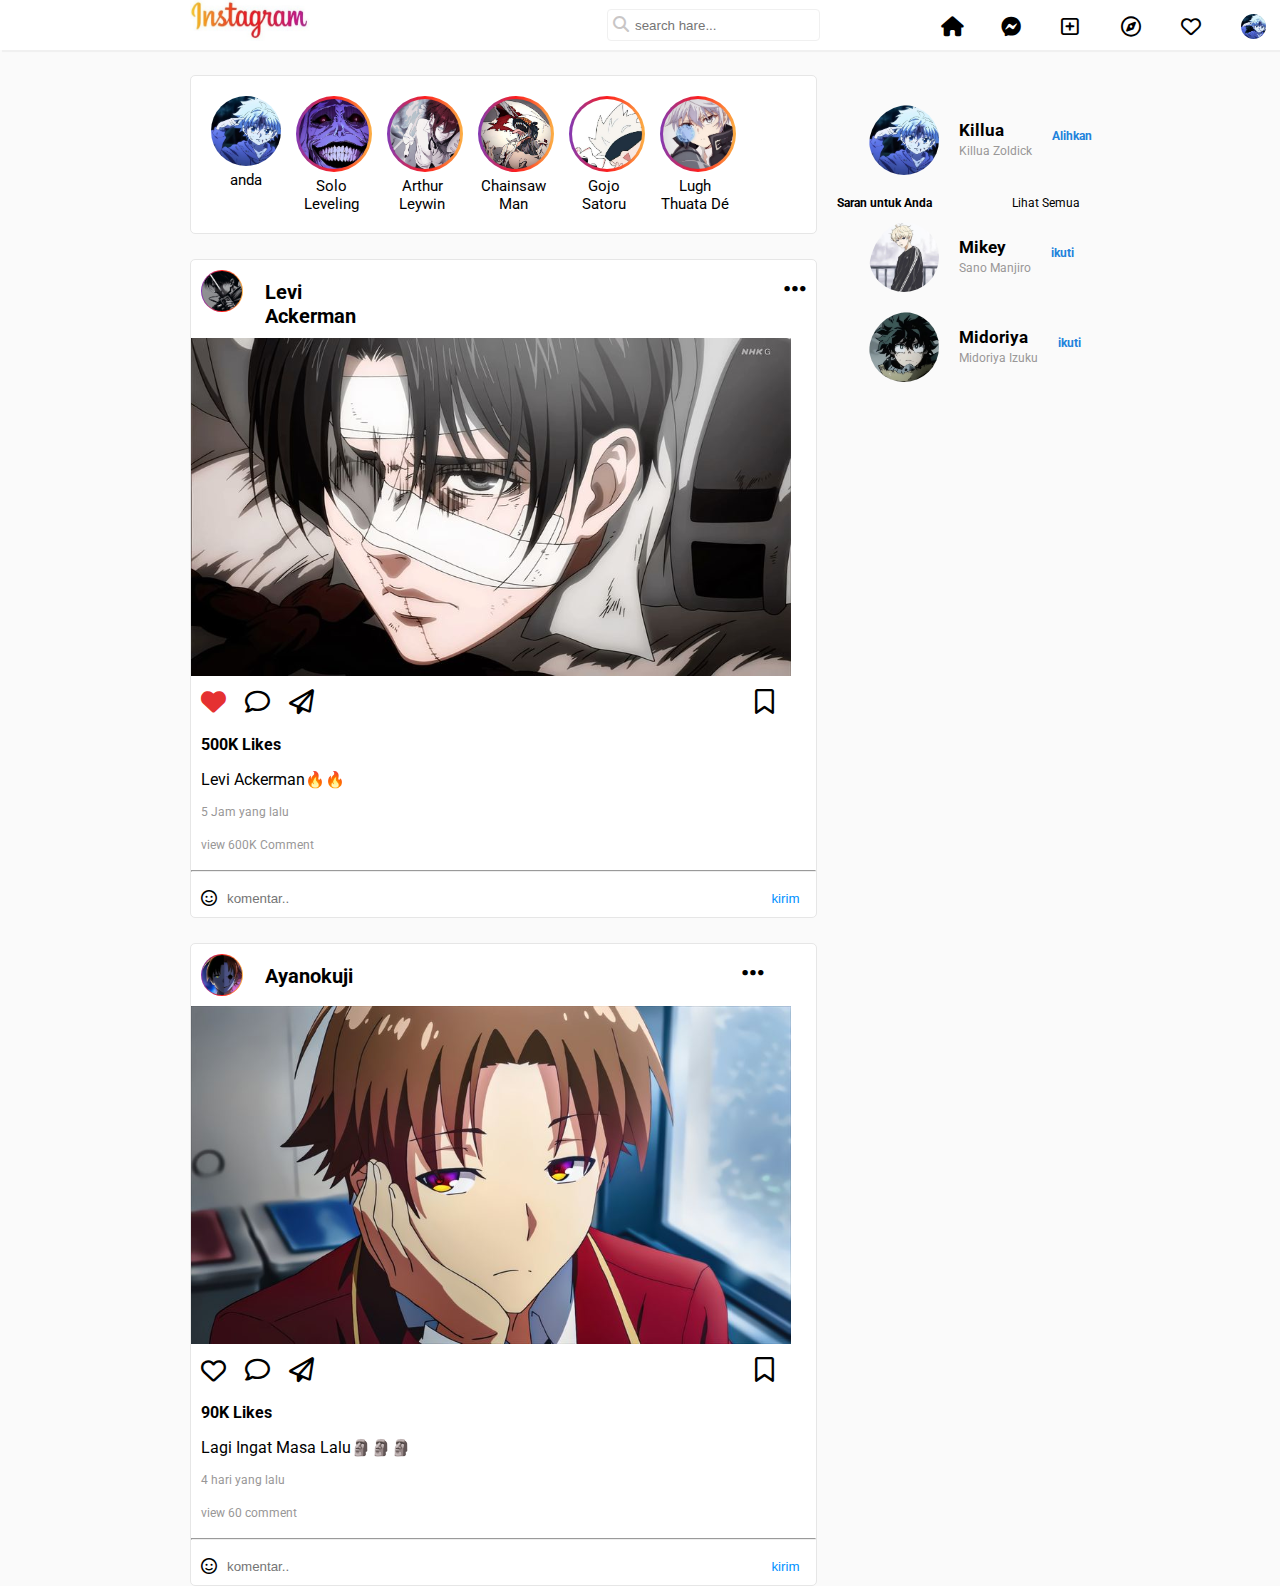
<file: halaman ig/index.html>
<!DOCTYPE html>
<html lang="en">
<head>
    <meta charset="UTF-8">
    <meta name="viewport" content="width=device-width, initial-scale=1.0">
    <title>Halaman instagram</title>
    <link rel="stylesheet" href="https://cdnjs.cloudflare.com/ajax/libs/font-awesome/6.6.0/css/all.min.css">
    <link rel="stylesheet" href="style.css">
</head>
<body>
    <!-- bagian navbar -->
    <div class="header">
        <div class="container">
            <div class="flex">
                <div class="col-1">
                    <div class="flex">
                        <img src="Gambar WhatsApp 2024-09-19 pukul 11.59.07_95edba80.jpg" width="120px" alt="logo instagram">
                        <div class="input-wrapper">
                            <div class="search">
                                 <i class="fa-solid fa-magnifying-glass"></i>                        
                                 <input type="search" class="input-search" placeholder="search hare...">
                            </div>
                        </div>
                    </div>
                </div>
                <div class="col-2">
                    <div class="menu-wrapper">
                        <div class="menu">
                            <a href="#" class="menu-link"><i class="fa-solid fa-lg fa-house" style="color: #000000;"></i></a>
                            <a href="index3.html" class='menu-link'><i class="fa-brands fa-lg fa-facebook-messenger" style="color: #000000;"></i></a>
                            <a href="#" class="menu-link"><i class="fa-regular fa-lg fa-square-plus" style="color: #000000;"></i></a>
                            <a href="#" class="menu-link"><i class="fa-regular fa-lg fa-compass" style="color: #000000;"></i></a>
                            <a href="index2.html" class='menu-link'><i class="fa-regular fa-lg fa-heart" style="color: #000000;"></i></a>
                            <div class="img-circles">
                            <img src="pppp.jpg" class="img-avatar" alt="">
                            </div>
                        </div>
                    </div>
                </div>
            </div>
        </div>
    </div>
    <!-- bagian story -->
    <div class="container flex">
                <div class="col-1">
                    <div class="card">
                        <div class="flex">
                            <div class="story">
                                 <div class="img-circle-gradient-p">
                                     <div class="img-circle-story">
                                        <img src="pppp.jpg" class="img-story" alt="">
                                    </div>
                                 </div>
                                <div class="name-story-wrapper">
                                    <div class="name-story">anda</div>
                                </div>
                            </div>
                            <div class="story">
                                <div class="img-circle-gradient">
                                     <div class="img-circle-story">
                                        <img src="foto1.jpg" class="img-story" alt="">
                                     </div>
                                </div>
                                <div class="name-story-wrapper">
                                     <div class="name-story">Solo Leveling</div>
                                </div>
                            </div>
                            <div class="story">
                                <div class="img-circle-gradient">
                                    <div class="img-circle-story">
                                        <img src="foto2.jpg" class="img-story" alt="">
                                    </div>
                                </div>
                                 <div class="name-story-wrapper">
                                    <div class="name-story">Arthur Leywin</div>
                                 </div>
                            </div>
                            <div class="story">
                                 <div class="img-circle-gradient">
                                     <div class="img-circle-story">
                                        <img src="foto3.jpg" class="img-story" alt="">
                                    </div>
                                 </div>
                                <div class="name-story-wrapper">
                                    <div class="name-story">Chainsaw Man</div>
                                </div>
                            </div>
                            <div class="story">
                                <div class="img-circle-gradient">
                                     <div class="img-circle-story">
                                        <img src="foto4.jpg" class="img-story" alt="">
                                     </div>
                                </div>
                                <div class="name-story-wrapper">
                                     <div class="name-story">Gojo Satoru</div>
                                </div>
                            </div>
                            <div class="story">
                                <div class="img-circle-gradient">
                                    <div class="img-circle-story">
                                        <img src="foto5.jpg" class="img-story" alt="">
                                    </div>
                                </div>
                                 <div class="name-story-wrapper">
                                    <div class="name-story">Lugh Thuata Dé</div>
                                 </div>
                            </div>
                        </div>
                     </div>

                <div class="card-post">  
                    <div class="head-post flex">                
                        <div class="avtar-post flex">
                            <div class="img-circle-gradient-post">
                                <div class="img-circle-post">
                                     <img src="foto7.jpg" class="img-avatar-post" alt="">
                                </div>
                            </div>
                            <b class="title-avatar-post">Levi Ackerman</b>
                        </div>
                         <div class="menu-post">
                            <i class="fa-solid fa-ellipsis" style="color: #000000;"></i>
                         </div>
                    </div>
                    <div class="img-post-wrapper">
                        <img src="post2.jpg" class="img-post" alt="AOT">
                    </div>
                    <div class="flex">
                        <div class="icon-action">
                            <i class="fa-solid fa-heart" style="color: #e53131;"></i>
                            <i class="fa-regular fa-comment" style="color: #000000;"></i>
                            <i class="fa-regular fa-paper-plane" style="color: #000000;"></i>
                        </div>
                        <div class="bookmark-icon">
                            <i class="fa-regular fa-bookmark" style="color: #000000;"></i>
                        </div>
                    </div>
                    <div class="like">
                        <b>500K Likes</b>
                        <p style="color: rgb(14, 14, 116);"> <b style="color: #000000; font-weight: 400;">Levi Ackerman🔥🔥</p>
                        <div class="text-mute">5 Jam yang lalu</div>
                        <div class="text-mute1">view 600K Comment</div>
                    </div>
                    <hr class="line">
                    <div class="comment flex">
                        <i class="fa-regular fa-face-smile" style="color: #000000;"></i>
                        <input type="text" class="input-comment" placeholder="komentar..">
                        <button class="btn-comment">kirim</button>
                    </div>
                </div>
                <div class="card-post">  
                    <div class="head-post flex">                
                        <div class="avtar-post flex">
                            <div class="img-circle-gradient-post">
                                <div class="img-circle-post">
                                     <img src="foto8.jpg" class="img-avatar-post" alt="">
                                </div>
                            </div>
                            <b class="title-avatar-post">Ayanokuji</b>
                        </div>
                         <div class="menu-post">
                            <i class="fa-solid fa-ellipsis" style="color: #000000;"></i>
                         </div>
                    </div>
                    <div class="img-post-wrapper">
                        <img src="post1.jpg" class="img-post" alt="motor vario">
                    </div>
                    <div class="flex">
                        <div class="icon-action">
                            <i class="fa-regular fa-lg fa-heart" style="color: #000000;"></i>
                            <i class="fa-regular fa-comment" style="color: #000000;"></i>
                            <i class="fa-regular fa-paper-plane" style="color: #000000;"></i>
                        </div>
                        <div class="bookmark-icon">
                            <i class="fa-regular fa-bookmark" style="color: #000000;"></i>
                        </div>
                    </div>
                    <div class="like">
                        <b>90K Likes</b>
                        <p style="color: rgb(14, 14, 116);"> <b style="color: #000000; font-weight: 400;">Lagi Ingat Masa Lalu🗿🗿🗿</p>
                        <div class="text-mute">4 hari yang lalu</div>
                        <div class="text-mute1">view 60 comment</div>
                    </div>
                      <hr class="line">
                    <div class="comment flex">
                        <i class="fa-regular fa-face-smile" style="color: #000000;"></i>
                        <input type="text" class="input-comment" placeholder="komentar..">
                        <button class="btn-comment">kirim</button>
                    </div>
                </div>
            </div>
            <!-- selesai -->
            <div class="col-2"></div>
                <div class="wrapper-side-user">
                    <div class="flex">                      
                            <div class="img-circle-user-side">
                                <img src="pppp.jpg" class="img-avatar-user-side" alt="">
                            </div>  
                            <div class="wrapper-title-side-user">  
                                <div class="title">
                                    <b class="title-avatar-side-user">Killua</b><br>
                                    <span class="user-name">Killua Zoldick</span>
                                </div>
                            </div>
                            <div class="link-user-wrapper">
                                <a href="#" class="link-user"><b>Alihkan</b></a>
                            </div>
                    </div>
                    <div class="flex mt-20">
                        <p class="text-saran"><b>Saran untuk Anda</b></p>
                        <a href="#" class="link-lihat">Lihat Semua</a>
                    </div>
                    <div class="flex">                      
                        <div class="img-circle-user-side">
                            <img src="foto9.jpg" class="img-avatar-user-side" alt="">
                        </div>  
                        <div class="wrapper-title-side-user">  
                            <div class="title">
                                <b class="title-avatar-side-user">Mikey</b><br>
                                <span class="user-name">Sano Manjiro</span>
                            </div>
                        </div>
                        <div class="link-user-wrapper">
                            <a href="#" class="link-user"><b>ikuti</b></a>
                        </div>
                    </div>
                    <div class="divide"></div>
                    <div class="flex">                      
                        <div class="img-circle-user-side">
                            <img src="foto10.jpg" class="img-avatar-user-side" alt="">
                        </div>  
                        <div class="wrapper-title-side-user">  
                            <div class="title">
                                <b class="title-avatar-side-user">Midoriya</b><br>
                                <span class="user-name">Midoriya Izuku</span>
                            </div>
                        </div>
                        <div class="link-user-wrapper">
                            <a href="#" class="link-user"><b>ikuti</b></a>
                        </div>
                    </div>
                </div>
            </div>
    </div>
    
</body>
</html>
</file>
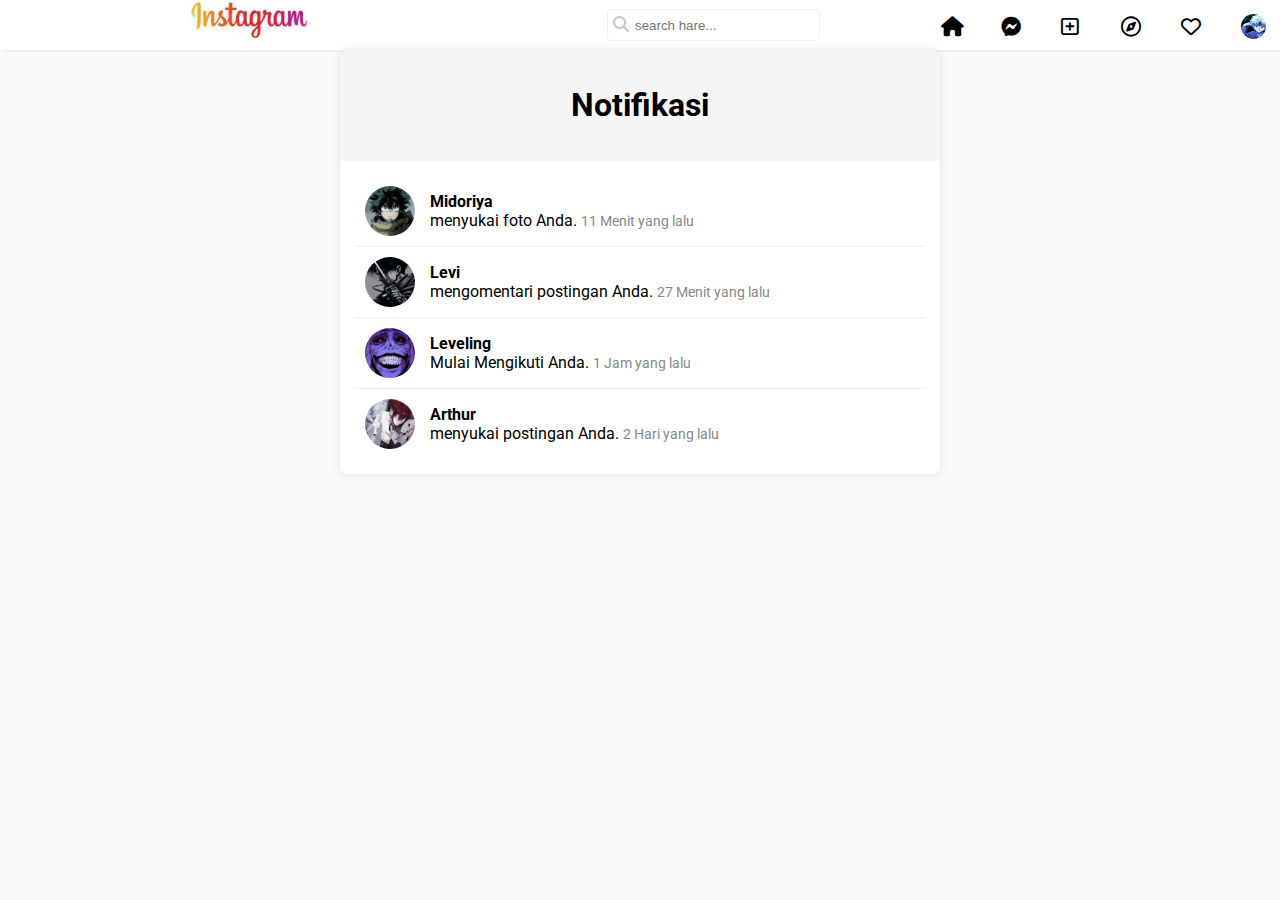
<file: halaman ig/index2.html>
<!DOCTYPE html>
<html lang="id">
<head>
    <meta charset="UTF-8">
    <meta name="viewport" content="width=device-width, initial-scale=1.0">
    <link rel="stylesheet" href="https://cdnjs.cloudflare.com/ajax/libs/font-awesome/6.6.0/css/all.min.css">
    <link rel="stylesheet" href="style2.css">
    <link rel="stylesheet" href="style.css">
    <title>Notifikasi Instagram</title>
</head>
<body>
    <div class="header">
        <div class="container">
            <div class="flex">
                <div class="col-1">
                    <div class="flex">
                        <img src="Gambar WhatsApp 2024-09-19 pukul 11.59.07_95edba80.jpg" width="120px" alt="logo instagram">
                        <div class="input-wrapper">
                            <div class="search">
                                 <i class="fa-solid fa-magnifying-glass"></i>                        
                                 <input type="search" class="input-search" placeholder="search hare...">
                            </div>
                        </div>
                    </div>
                </div>
                <div class="col-2">
                    <div class="menu-wrapper">
                        <div class="menu">
                            <a class='menu-link' href='index.html'><i class="fa-solid fa-lg fa-house" style="color: #000000;"></i></a>
                            <a href="index3.html" class="menu-link"><i class="fa-brands fa-lg fa-facebook-messenger" style="color: #000000;"></i></a>
                            <a href="#" class="menu-link"><i class="fa-regular fa-lg fa-square-plus" style="color: #000000;"></i></a>
                            <a href="#" class="menu-link"><i class="fa-regular fa-lg fa-compass" style="color: #000000;"></i></a>
                            <a href="index3.html" class="menu-link"><i class="fa-regular fa-lg fa-heart" style="color: #000000;"></i></a>
                            <div class="img-circles">
                            <img src="pppp.jpg" class="img-avatar" alt="">
                            </div>
                        </div>
                    </div>
                </div>
            </div>
        </div>
    </div>
    <div class="container1">
        <header>
            <h1>Notifikasi</h1>
        </header>
        <div class="notification">
            <div class="notification-item">
                <img src="foto10.jpg" alt="Profil" class="profile-pic">
                <div class="notification-content">
                    <strong>Midoriya</strong> menyukai foto Anda.
                    <span class="time">11 Menit yang lalu</span>
                </div>
            </div>
            <div class="notification-item">
                <img src="foto7.jpg" alt="Profil" class="profile-pic">
                <div class="notification-content">
                    <strong>Levi</strong> mengomentari postingan Anda.
                    <span class="time">27 Menit yang lalu</span>
                </div>
            </div>
            <div class="notification-item">
                <img src="foto1.jpg" alt="Profil" class="profile-pic">
                <div class="notification-content">
                    <strong>Leveling</strong> Mulai Mengikuti Anda.
                    <span class="time">1 Jam yang lalu</span>
                </div>
            </div>
            <div class="notification-item">
                <img src="foto2.jpg" alt="Profil" class="profile-pic">
                <div class="notification-content">
                    <strong>Arthur</strong> menyukai postingan Anda.
                    <span class="time">2 Hari yang lalu</span>
                </div>
            </div>
        </div>
    </div>
</body>
</html>
</file>
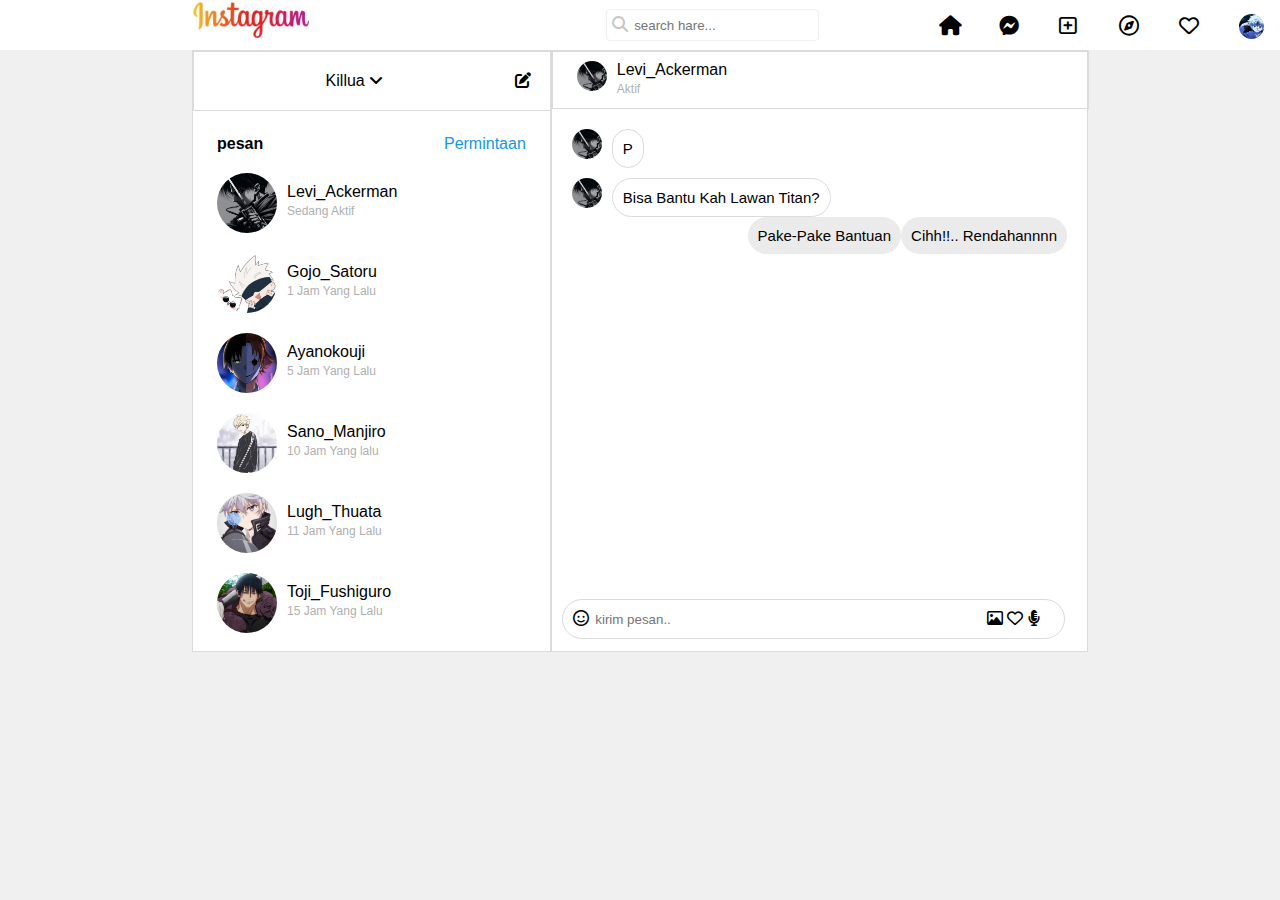
<file: halaman ig/index3.html>
<!DOCTYPE html>
<html lang="en">
<head>
    <meta charset="UTF-8">
    <meta name="viewport" content="width=device-width, initial-scale=1.0">
    <title>Messenger</title>
    <link rel="stylesheet" href="https://cdnjs.cloudflare.com/ajax/libs/font-awesome/6.6.0/css/all.min.css">
    <link rel="stylesheet" href="style.css">
    <link rel="stylesheet" href="style2.css">
    <link rel="stylesheet" href="style3.css">
</head>
<body>
    <div class="header">
        <div class="container">
            <div class="flex">
                <div class="col-1">
                    <div class="flex">
                        <img src="Gambar WhatsApp 2024-09-19 pukul 11.59.07_95edba80.jpg" width="120px" alt="logo instagram">
                        <div class="input-wrapper">
                            <div class="search">
                                 <i class="fa-solid fa-magnifying-glass"></i>                        
                                 <input type="search" class="input-search" placeholder="search hare...">
                            </div>
                        </div>
                    </div>
                </div>
                <div class="col-2">
                    <div class="menu-wrapper">
                        <div class="menu">
                            <a href="index.html" class="menu-link"><i class="fa-solid fa-lg fa-house" style="color: #000000;"></i></a>
                            <a href="index3.html" class="menu-link"><i class="fa-brands fa-lg fa-facebook-messenger" style="color: #000000;"></i></a>
                            <a href="#" class="menu-link"><i class="fa-regular fa-lg fa-square-plus" style="color: #000000;"></i></a>
                            <a href="#" class="menu-link"><i class="fa-regular fa-lg fa-compass" style="color: #000000;"></i></a>
                            <a href="index2.html" class="menu-link"><i class="fa-regular fa-lg fa-heart" style="color: #000000;"></i></a>
                            <div class="img-circles">
                            <img src="pppp.jpg" class="img-avatar" alt="">
                            </div>
                        </div>
                    </div>
                </div>
            </div>
        </div>
    </div>
    <!-- isi -->
    <div class="container">
        <div class="main">
            <div class="col-user">
                <div class="head-user">
                    Killua
        <i class="fas fa-angle-down"></i>
        <i class="fas fa-edit edit"></i>
        </div>
        <div class="conten-user">
            <span><b>pesan</b></span>
            <span class="text-blue float-right"> Permintaan</span>
        
            <div class="user-chet flex">
                <div class="img-wrapper-sircel">
                    <img src="foto7.jpg" width="60px" class="img-sircel" alt="">
                </div>
                <div class="text-chet-user">
        <span class="chet-username">Levi_Ackerman</span><br>
        <span class="chet-time">Sedang Aktif</span>
                </div>
            </div>
            <div class="user-chet flex">
                <div class="img-wrapper-sircel">
                    <img src="foto4.jpg" width="60px" class="img-sircel" alt="">
                </div>
                <div class="text-chet-user">
        <span class="chet-username">Gojo_Satoru</span><br>
        <span class="chet-time">1 Jam Yang Lalu</span>
                </div>
            </div>
            <div class="user-chet flex">
                <div class="img-wrapper-sircel">
                    <img src="foto8.jpg" width="60px" class="img-sircel" alt="">
                </div>
                <div class="text-chet-user">
        <span class="chet-username">Ayanokouji</span><br>
        <span class="chet-time">5 Jam Yang Lalu</span>
                </div>
            </div>
            <div class="user-chet flex">
                <div class="img-wrapper-sircel">
                    <img src="foto9.jpg" width="60px" class="img-sircel" alt="">
                </div>
                <div class="text-chet-user">
        <span class="chet-username">Sano_Manjiro</span><br>
        <span class="chet-time">10 Jam Yang lalu</span>
                </div>
            </div>
            <div class="user-chet flex">
                <div class="img-wrapper-sircel">
                    <img src="foto5.jpg" width="60px" class="img-sircel" alt="">
                </div>
                <div class="text-chet-user">
        <span class="chet-username">Lugh_Thuata</span><br>
        <span class="chet-time">11 Jam Yang Lalu</span>
                </div>
            </div>
            <div class="user-chet flex">
                <div class="img-wrapper-sircel">
                    <img src="foto6.jpg" width="60px" class="img-sircel" alt="">
                </div>
                <div class="text-chet-user">
        <span class="chet-username">Toji_Fushiguro</span><br>
        <span class="chet-time">15 Jam Yang Lalu</span>
                </div>
            </div>
            <div class="user-chet flex">
                <div class="img-wrapper-sircel">
                    <img src="foto1.jpg" width="60px" class="img-sircel" alt="">
                </div>
                <div class="text-chet-user">
        <span class="chet-username">Sung_Jinwoo</span><br>
        <span class="chet-time">20 Jam Yang Lalu</span>
                </div>
            </div>
        </div>
        </div>  
        <div class="col-chet">
        <div class="head-chet flex">
            <div class="conten-head-chet">
                <div class="img-wrapper-sircel-chet">
                    <img src="foto7.jpg" width="40px" class="img-sircel-chet" alt="">
                </div>
            </div>
            <div class="text-header-chet">
                <span class="username">Levi_Ackerman</span><br>
                <span class="chet-time">Aktif</span>
            </div>
            </div>
        
            <div class="conten-chet">
                <div class="flex">
                    <div class="img-wrapper-sircel-chet">
                        <img src="foto7.jpg" 
                        width="40px" class="img-sircel-chet" alt="">
                    </div>
                    <div class="chet">
                        P
                    </div>
            </div>
                <div class="flex mt-10">
                    <div class="img-wrapper-sircel-chet">
                        <img src="foto7.jpg" 
                        width="40px" class="img-sircel-chet" alt="">
                    </div>
                    <div class="chet">
                        Bisa Bantu Kah Lawan Titan?
                    </div>
            </div>
            <div class="chet-riplay-rapper">
                <div class="chet-replay">
                    Cihh!!.. Rendahannnn
                </div>
            </div>
            <div class="chet-riplay-rapper">
                <div class="chet-replay">
                    Pake-Pake Bantuan
                </div>
            </div>
        </div>
        
        <div class="input-chet">
            <i class="far fa-smile"></i>
            <input type="text" class="input-oi" placeholder="kirim pesan..">
            <i class="far fa-image"></i>
            <i class="far fa-heart"></i>
            <i class="fas fa-microphone-alt"></i>
        </div>
        </div>        
        </div>
        </div>
        </body>
</body>
</html>
</file>
<file: halaman ig/style.css>
@import url('https://fonts.googleapis.com/css2?family=Roboto:ital,wght@0,100;0,300;0,400;0,500;0,700;0,900;1,100;1,300;1,400;1,500;1,700;1,900&display=swap');
body {
    margin: 0;
    padding: 0;
    background-color: #fafafa;
    font-family: "Roboto", sans-serif;
}
.container {
    width: 900px;
    margin: 0 auto;
}
.header {
    background-color: white;
    width: 100%;
    height: 50px;
    box-shadow: 2px 2px 1px #f0f0f0;
}
.col-1 {
    width: 70%;
}
.col-2 {
    width: 30%;
}
.flex {
    display: flex;
}
.input-wrapper {
    width: 100%;
    margin-top: -6px;
}
.search {
    float: right;
    border: 1px solid #f0f0f0;
    padding: 5px;
    height: 20px;
    margin-top: 15px;
    border-radius: 4px;
}
.search i {
    color: #c9c6c6;
}
.input-search {
    height: 20px;
    /* padding: 12px; */
    border: 0px solid transparent;
}
.search input:focus {
    outline: none;
    border: 1px solid transparent;
}
.menu-wrapper {
    width: 100%;
    margin-left: 11rem;
}
.menu {
    float: right;
    margin-top: 20px;
    display: flex;
}
.menu-link {
    width: 20px !important;
    height: 20px;
    margin-left: 40px;
    margin-top: -3px;
}
.img-circles {
    width: 25px;
    height: 25px;
    overflow: hidden;
    border-radius: 50%;
    margin-left: 40px;
    border-bottom: 10px;
    margin-top: -6px;
}
.img-avatar {
    width: 30px;
}
.card {
    max-width: 100%;
    background-color: white;
    border: 1px solid #e6e6e6;
    margin-top: 25px;
    border-radius: 5px;
    padding: 20px;
    margin-bottom: 15px;
}
.img-circle-gradient {
    width: 70px;
    height: 70px;
    border-radius: 50%;
    padding: 3px;
    background: rgb(131,58,180);
    background: linear-gradient(90deg,
    rgba(131,58,180,1) 0%,
    rgba(253,29,29,1) 50%,
    rgba(252,176,69,1) 100%);
}
.story {
    margin-right: 15px;
}
.img-circle-story {
    max-width: 70px;
    max-height: 70px;
    border-radius: 50%;
    overflow: hidden;
}
.img-story {
    max-width: 80px;
}
.name-story-wrapper {
    width: 70px;
    text-align: center;
}
.name-story {
    font-size: 15px;
    margin-top: 5px;
}
.img-circle-gradient-post {
    width: 40px;
    height: 40px;
    border-radius: 50%;
    padding: 1px;
    background: rgb(131,58,180);
    background: linear-gradient(90deg,
     rgba(131,58,180,1) 0%,
     rgba(253,29,29,1) 50%,
     rgba(252,176,69,1) 100%);
}
.avatar-post {
    width: 70%;
}
.menu-post {
    width: 68%;
    text-align: right;
    margin-top: 5px;
    font-size: 25px;
}
.img-circle-post {
    max-width: 40px;
    max-height: 40px;
    border-radius: 50%;
    overflow: hidden;
}
.img-avatar-post {
    max-width: 45px;
}
.title-avatar-post {
    font-size: 20px;
    margin-top: 10px;
    margin-left: 22px;
}
.img-post-wrapper {
    max-width: 600px;
    max-height: 600px;
    overflow: hidden;
}
.img-post {
    width: 100%;
}
.head-post {
    padding: 10px;
}
.card-post {
    max-width: 100%;
    background-color: white;
    border: 1px solid #e6e6e6;
    margin-top: 25px;
    border-radius: 5px;
}
.icon-action {
    margin: 10px;
}
.icon-action i {
    margin-right: 15px;
    font-size: 25px;
}
.bookmark-icon {
    width: 10px;
    margin-top: 8px;
    text-align: center;
    margin-left: 26rem;
    font-size: 25px;
}
.like {
    padding: 10px;
}
.text-mute {
    color: #999797;
    font-size: 12px;
    margin-top: 12px;
}
.text-mute1 {
    color: #999797;
    font-size: 12px;
    margin-top: 19px;
}
.comment {
    padding: 10px;
}
.input-comment {
    border: 0px solid #f0f0f0;
    margin-left: 8px;
    width: 100%;
}
.input-comment:focus {
    outline: none;
    border: 1px solid transparent;
}
.btn-comment {
    border: 0px solid transparent;
    color: rgb(0, 145, 255);
    background: transparent;
    cursor: pointer;
}
.line {
    background-color: #999797;
}
/* bagian 2*/
.wrapper-side-user {
    margin-top: 55px;
    margin-left: 20px;
}
.img-circle-user-side {
    max-width: 70px;
    max-height: 70px;
    border-radius: 50%;
    overflow: hidden;
    margin-left: 2rem;
}
.img-avatar-user-side {
    border-radius: 50%;
    max-width: 80px;
}
.wrapper-title-side-user {
    margin-left: 20px;
    margin-top: 15px;
}
.title-avatar-side-user {
    font-size: 17px;
}
.user-name {
    color: #999797;
    font-size: 12px;
}
.link-user-wrapper {
    width: 0%;
    text-align: right;
    margin-top: 20px;
    margin-left: 20px;
}
.link-user {
    font-size: 12px;
    text-decoration: none;
    color: #2282dc;
}
.text-saran {
    font-size: 12px;
    margin-top: 50px;
}
.link-lihat {
    font-size: 12px;
    text-decoration: none;
    color: #000000;
    margin-left: 80px;
    margin-top: 50px;
}
.mt-20 {
    margin-top: -29px;
}
.divide {
    margin-top: 20px;
    margin-bottom: 20px;
}
</file>
<file: halaman ig/style2.css>
body {
    font-family: Arial, sans-serif;
    background-color: #f8f8f8;
    margin: 0;
    padding: 0;
}

.container1 {
    width: 90%;
    max-width: 600px;
    margin: auto;
    background-color: #fff;
    box-shadow: 0 0 10px rgba(0, 0, 0, 0.1);
    border-radius: 8px;
    overflow: hidden;
}



header {
    background-color: #f5f5f5;
    padding: 15px;
    text-align: center;
}

.notification {
    padding: 15px;
}

.notification-item {
    display: flex;
    align-items: center;
    padding: 10px;
    border-bottom: 1px solid #eee;
}

.notification-item:last-child {
    border-bottom: none;
}

.profile-pic {
    width: 50px;
    height: 50px;
    border-radius: 50%;
    margin-right: 15px;
}

.notification-content {
    flex: 1;
}

.notification-content strong {
    display: block;
}

.time {
    color: #888;
    font-size: 0.9em;
}
</file>
<file: halaman ig/style3.css>
body{
    background-color: #f0f0f0;
    font-family: sans-serif;
}

.container{
    width: 70%;
    margin: 0px auto;
}

.main{
    width: 100%;
    display: flex;
 
}

.col-user{
width: 40%;
height: 600px;
background-color:white ;
border: 1px solid #dbdbdb;
}
.col-chet{
width: 60%;
height: 600px;
background-color:white ;
border: 1px solid #dbdbdb;
}

.head-user{
    width: 100%;
    text-align: center;
    padding-top: 20px;
    padding-bottom: 20px;
   border: 1px solid #dbdbdb;
}

.edit{
    float: right;
    margin-right: 20px;
}

.conten-user{
    padding: 24px;
    overflow: auto;
    height: 490px;
}

.text-blue{
    color: #1297e4;
}

.float-right{
    float: right;
}

.user-chet{
    margin-top: 20px;
}

.img-wrapper-sircel{
    width:60px ;
    height:60px ;
    overflow: hidden;
    border-radius: 100px;

}

.flex{
    display: flex;
}

.text-chet-user{
    margin-left: 10px;
    margin-top: 10px;
}


.chet-time{
    color: #afafaf;
    font-size: 12px;
}



.head-chet{
    width: 100%;
    padding-top: 9px;
    padding-bottom: 11px;
   border: 1px solid #dbdbdb;
   
    

}

.img-wrapper-sircel-chet{
    width:30px ;
    height:30px ;
    overflow: hidden;
    border-radius: 100px;
    
}

.conten-head-chet{
    margin-left: 24px;
}

.text-header-chet{
    margin-left: 10px;
 
}

.conten-chet{
    padding: 20px;
    height: 450px;
   
}

.chet{
    max-width: 200px;
    margin-left: 10px;
    padding: 10px;
    border: 1px solid #dbdbdb;
    border-radius: 30px;
    font-size: 15px;
}

.mt-10{
    margin-top: 10px;
}

.chet-replay{
    max-width: 400px;
    float: right;
    background-color: #ebebeb;
    padding: 10px;
    border-radius: 20px;
    font-size: 15px;
}

.input-chet{
    width: 90%;
    padding: 10px;
    border: 1px solid #dbdbdb;
    border-radius: 20px;
    margin-left: 20px;
}

.input-chet{
    margin-left: 10px;
}

.input-oi{
    width: 80%;
    border: 0px solid transparent;
}
</file>
